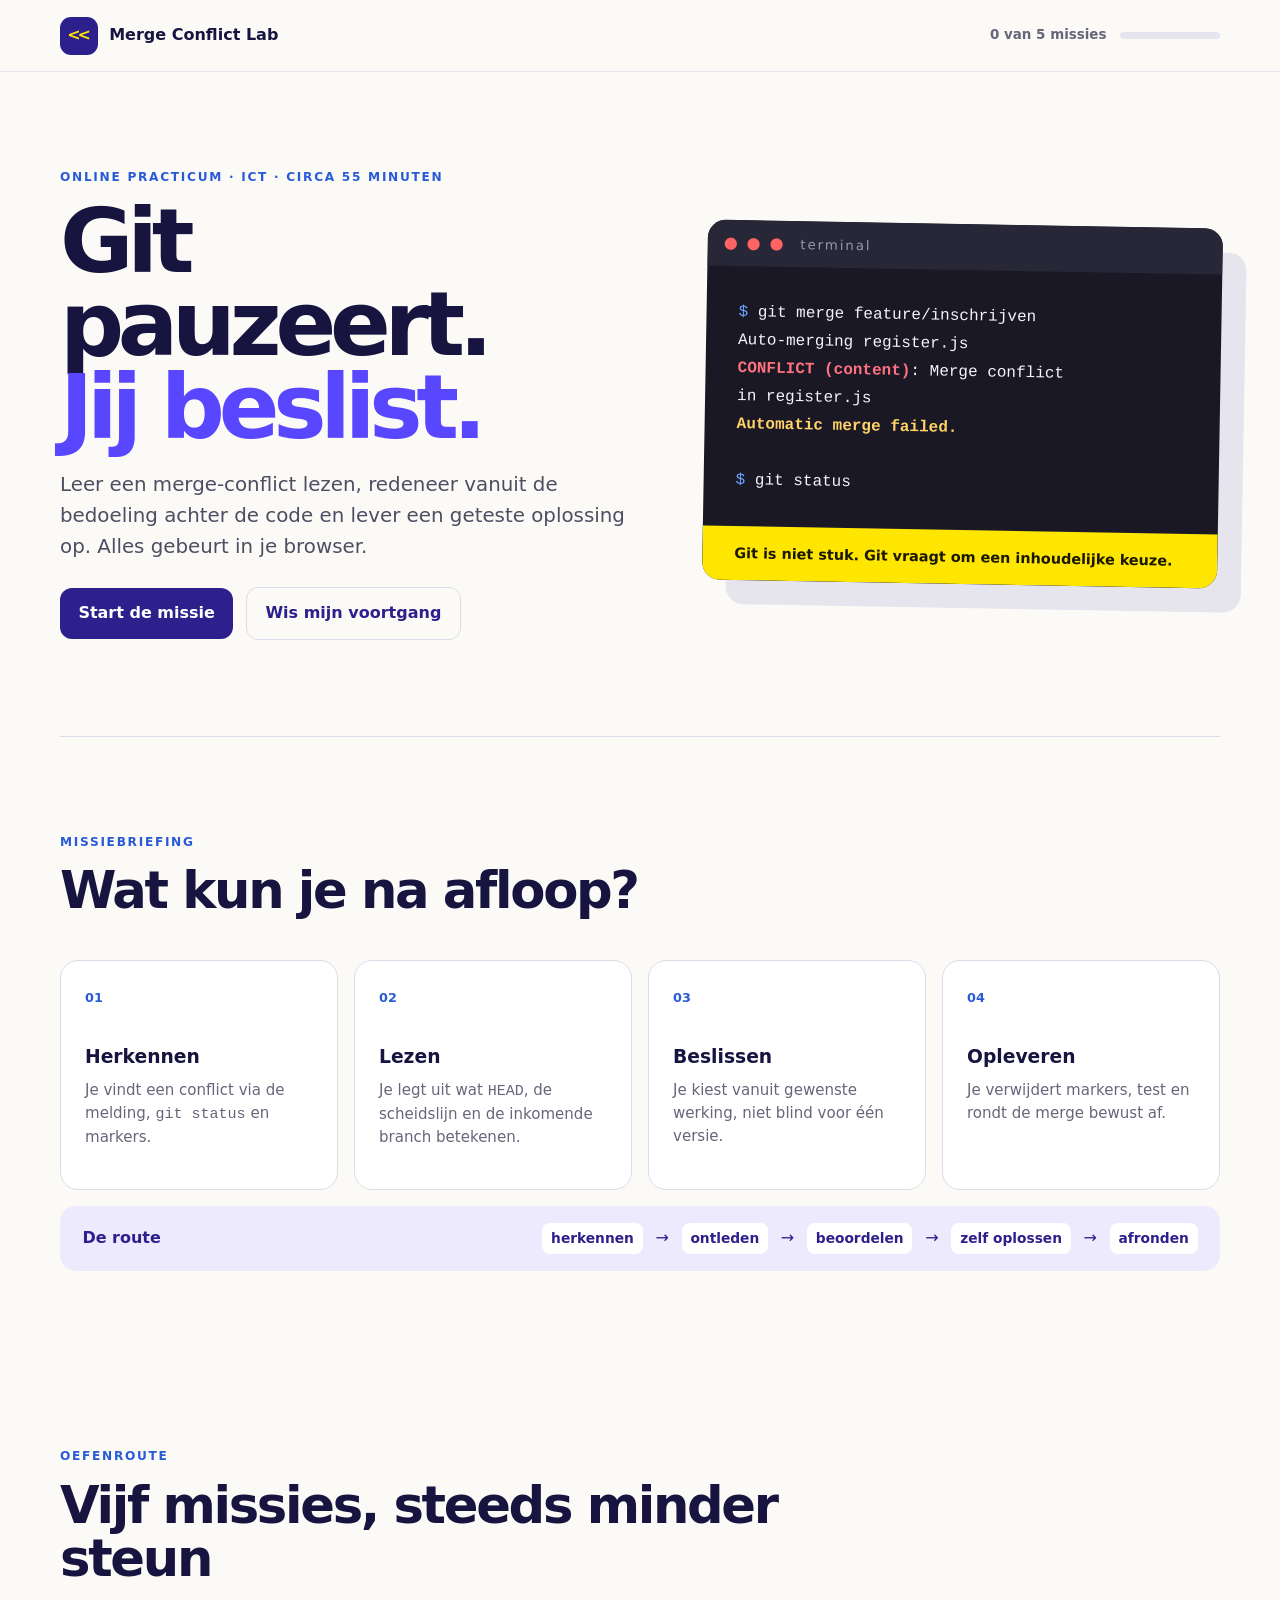
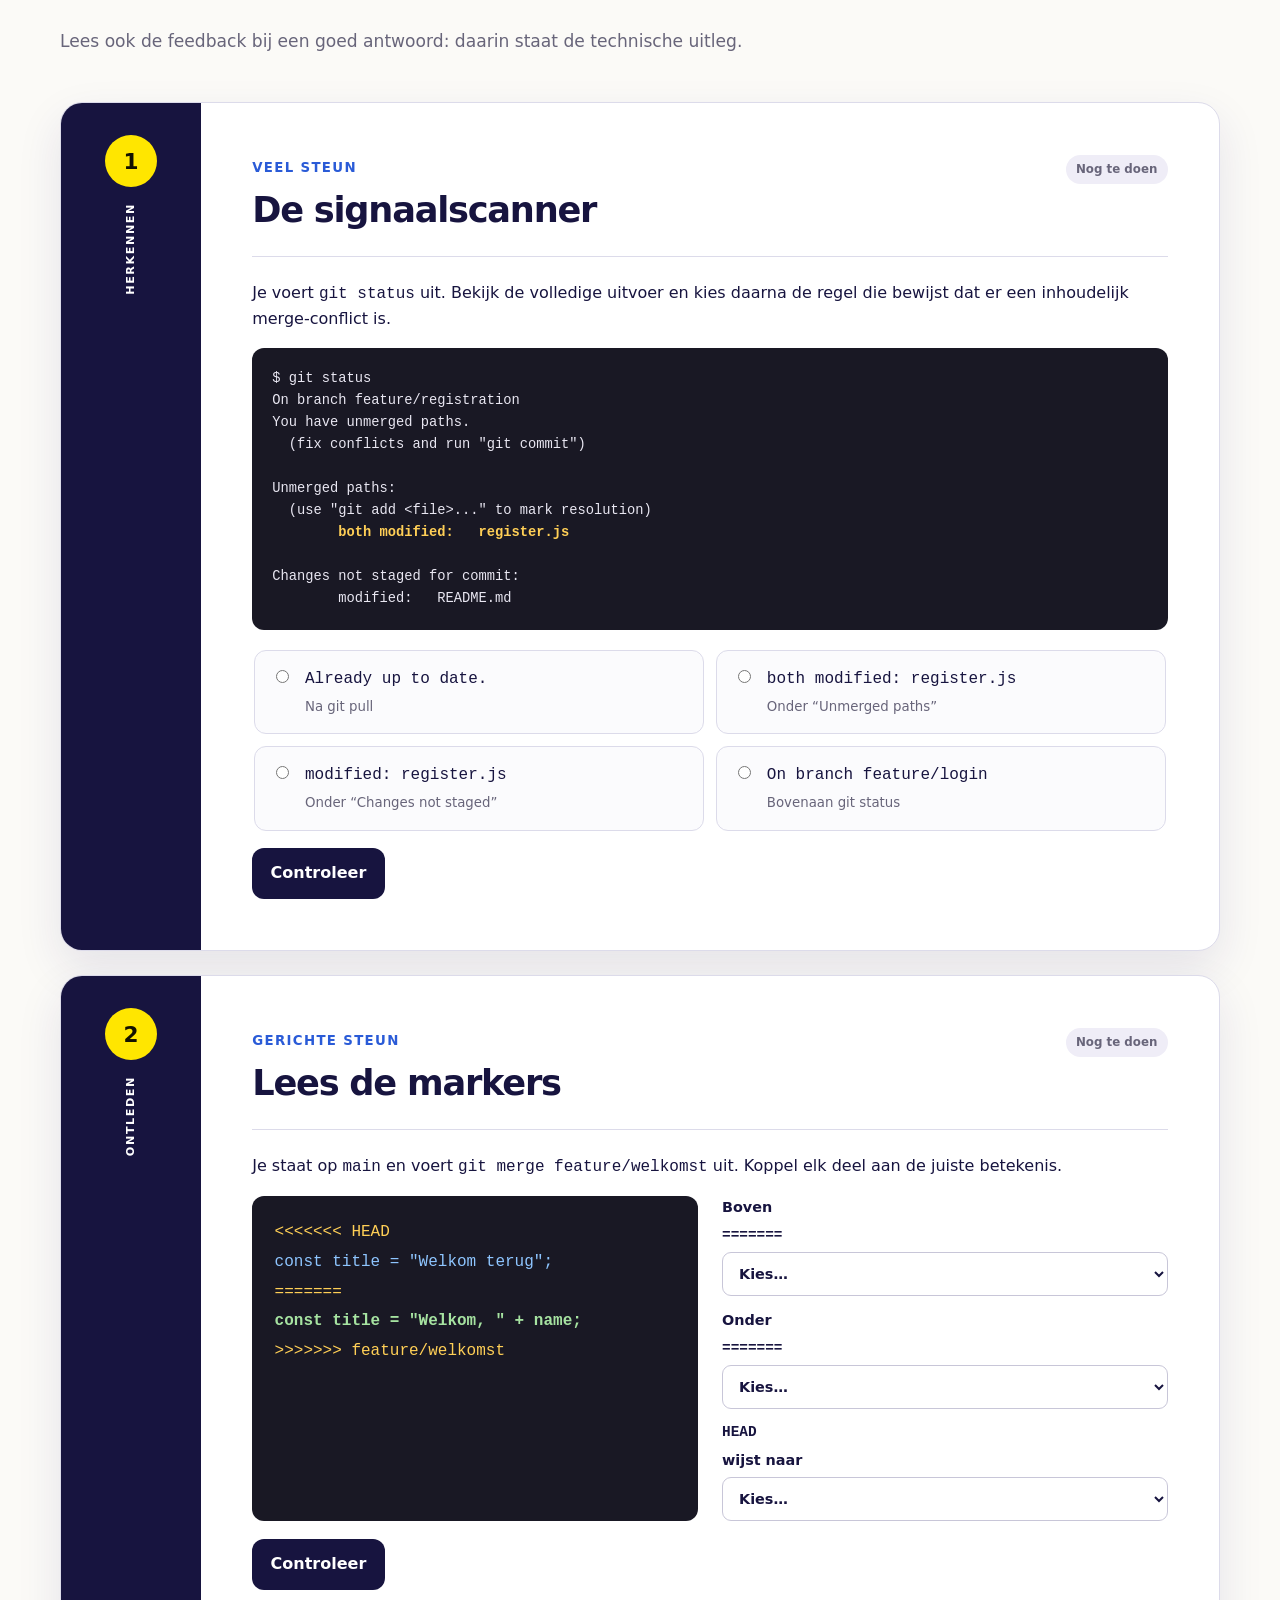
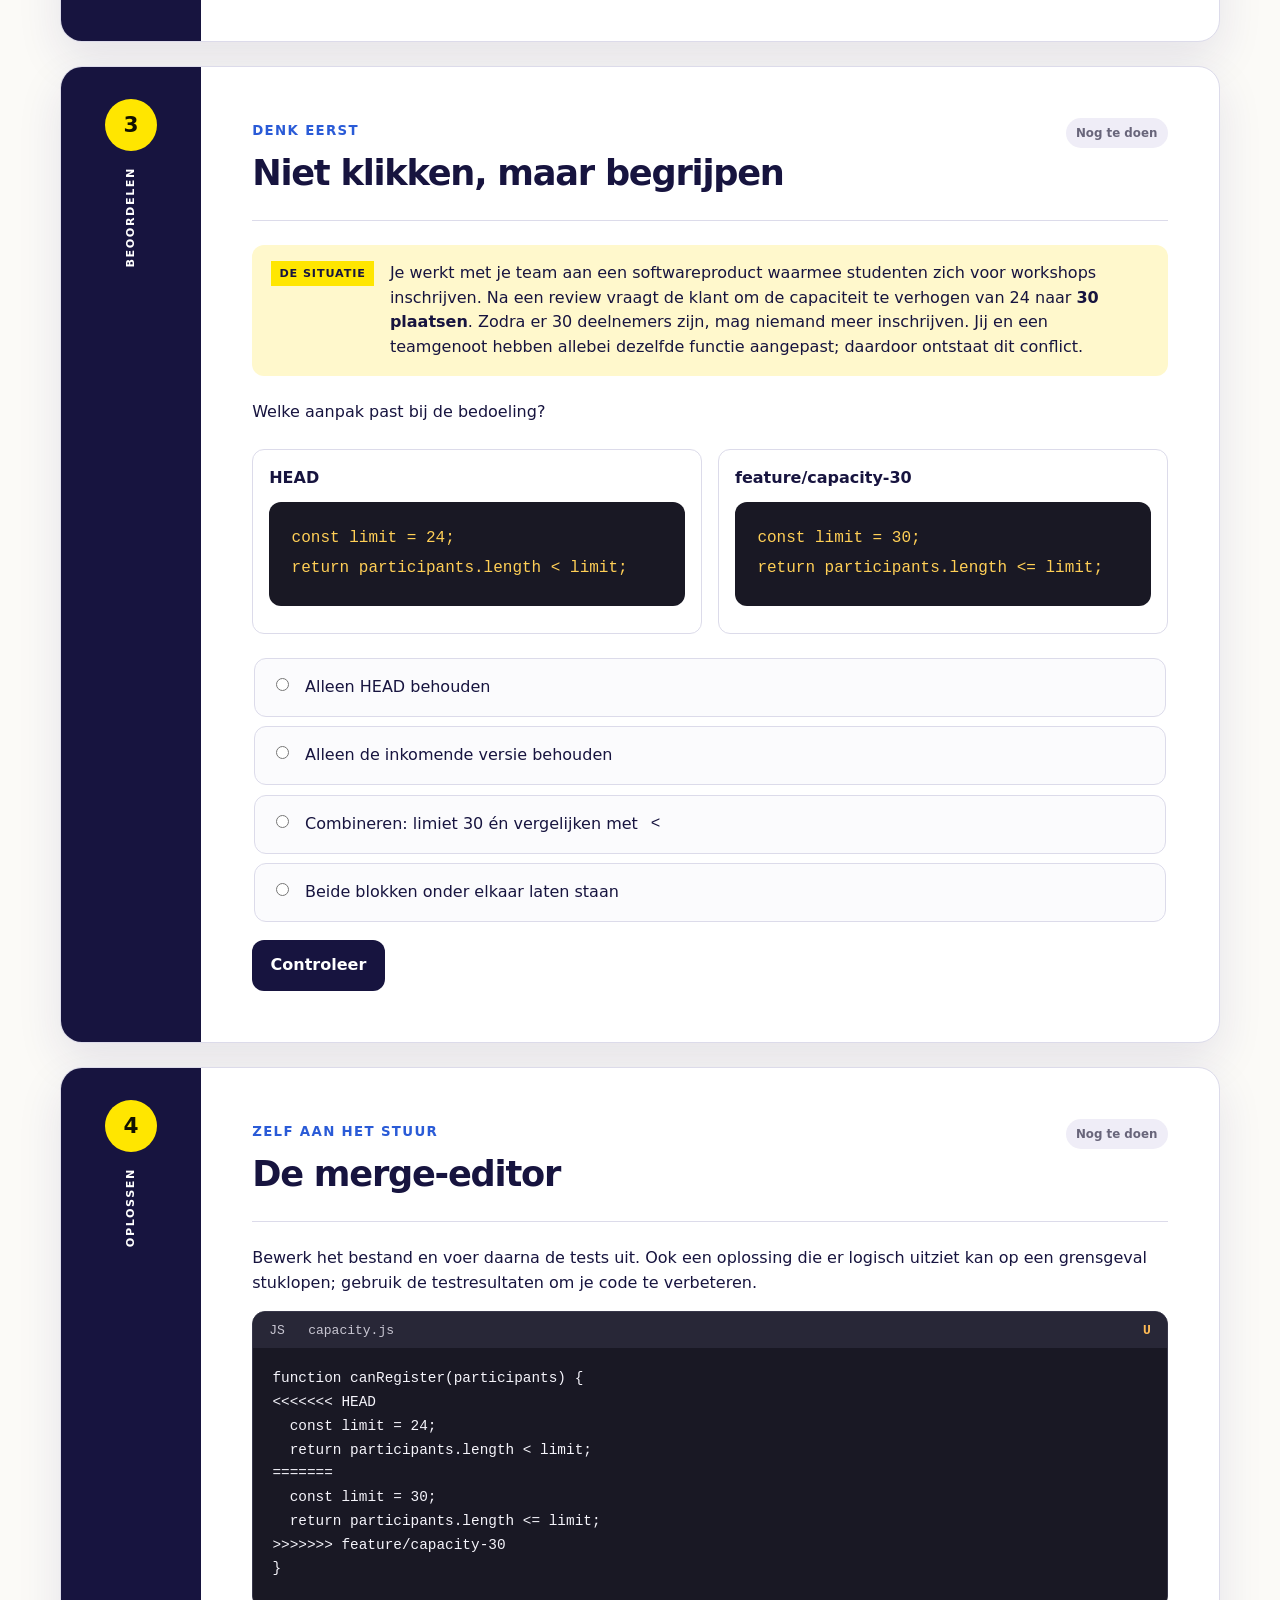
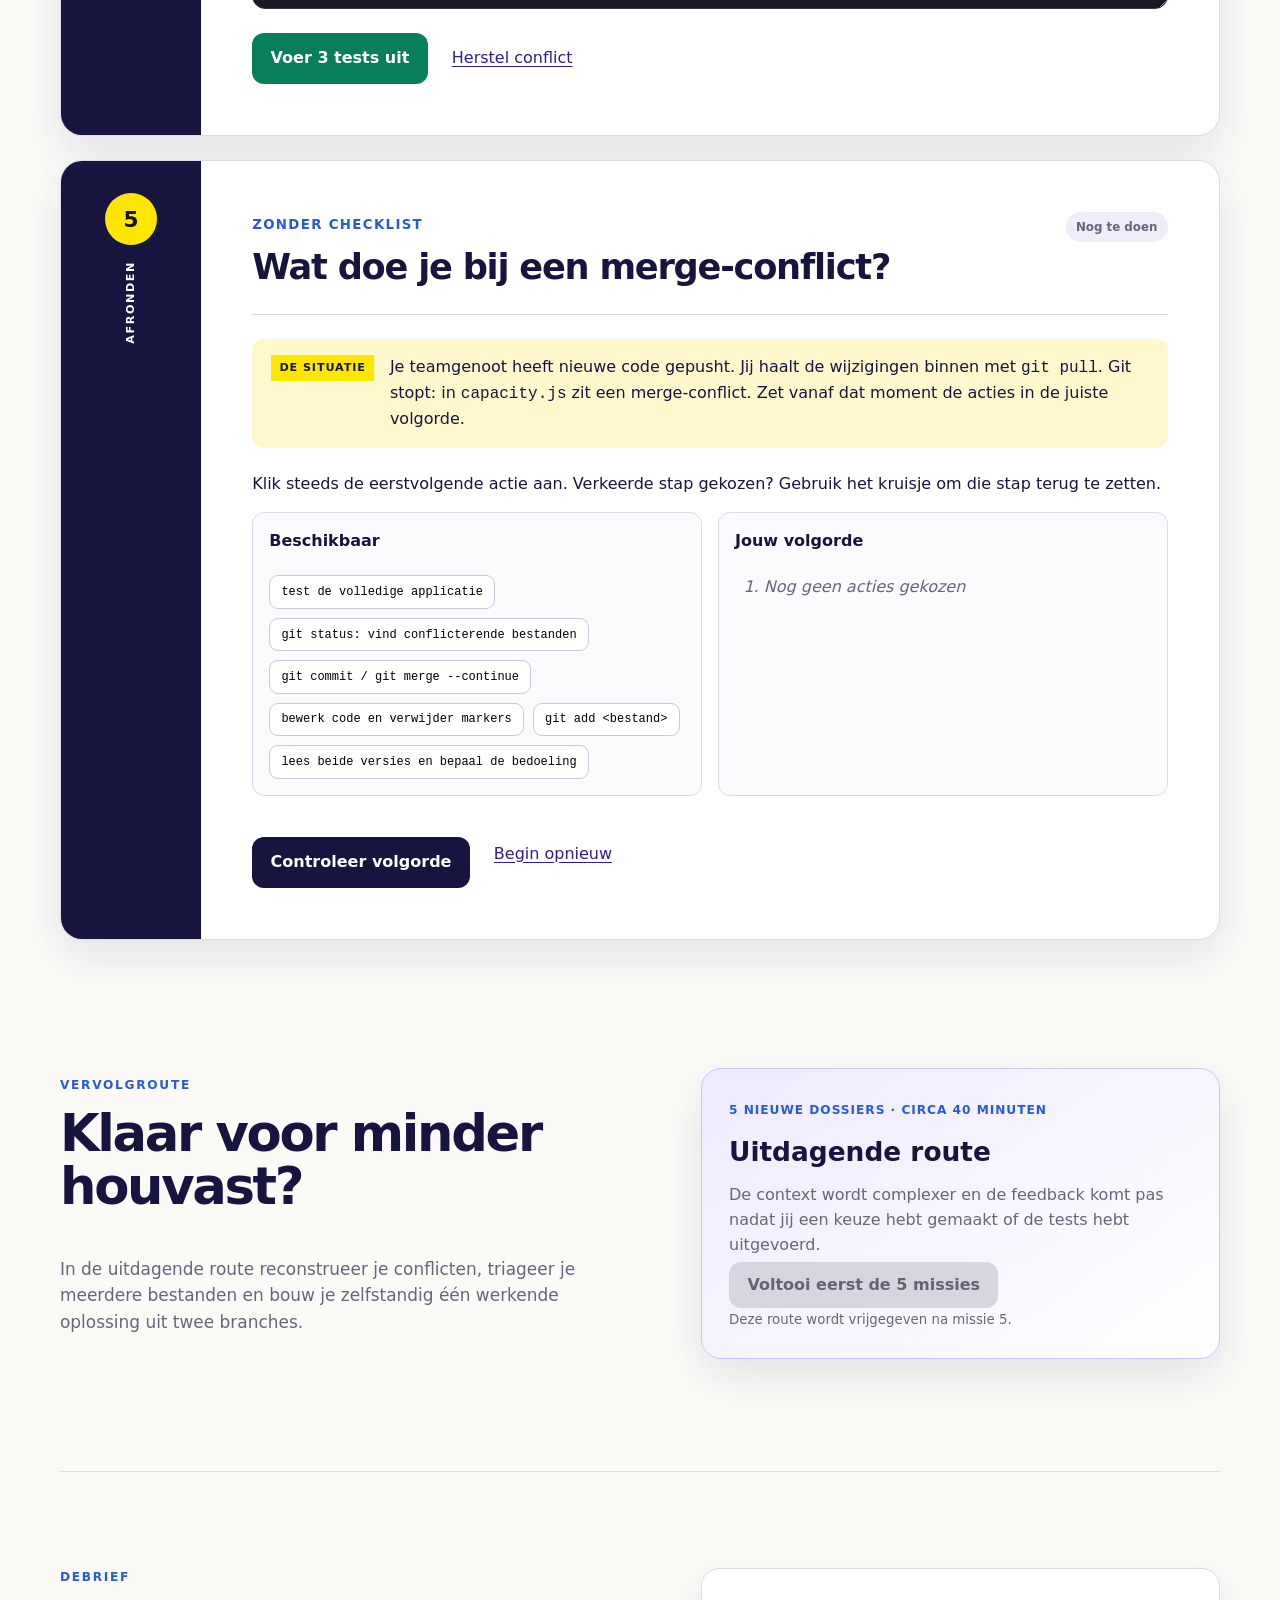
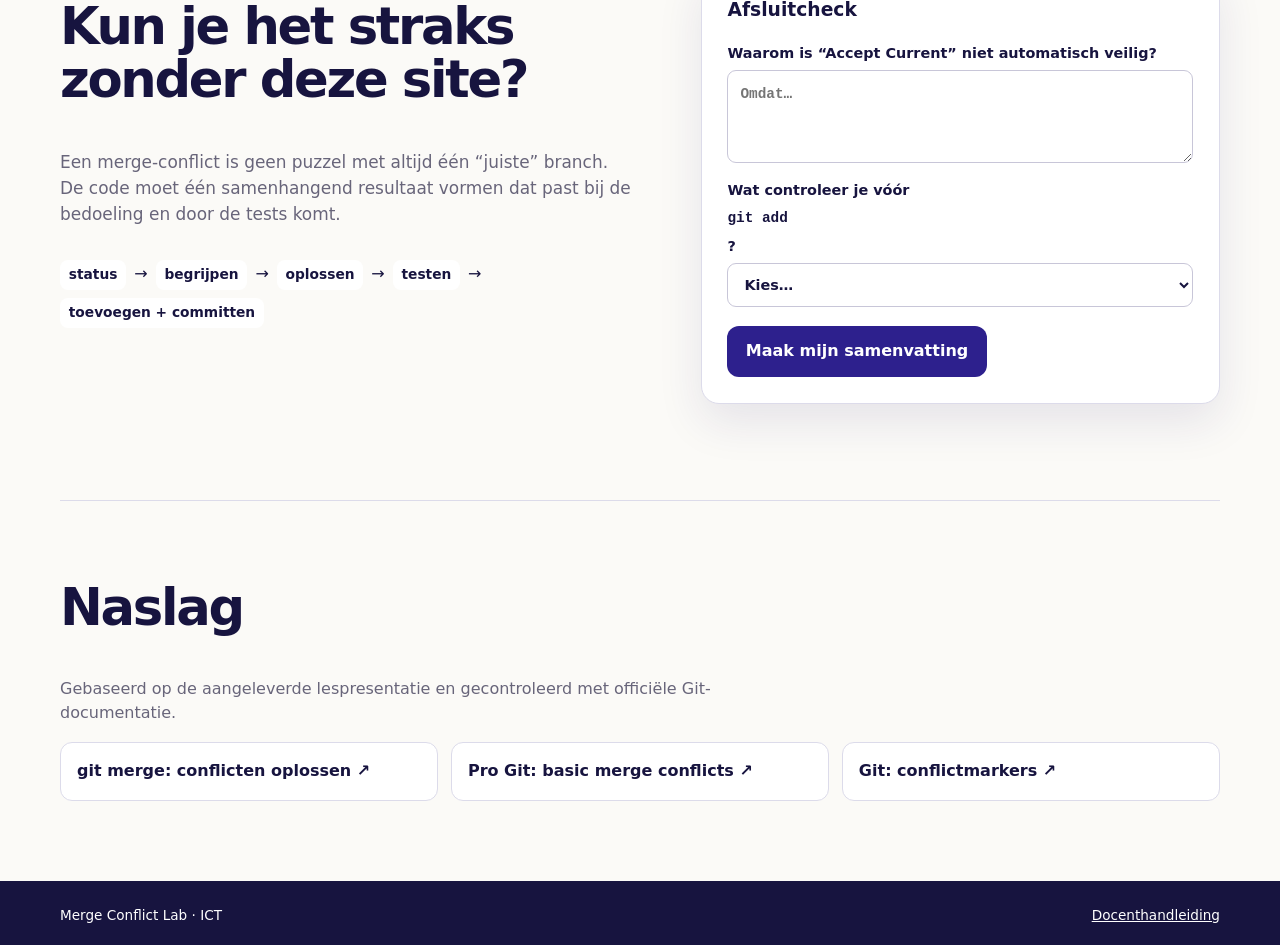
<file: index.html>
<!doctype html>
<html lang="nl">
<head>
<meta charset="utf-8"><meta name="viewport" content="width=device-width,initial-scale=1">
<meta name="description" content="Interactieve ICT-oefening over Git merge-conflicten.">
<title>Merge Conflict Lab</title><link rel="icon" href="favicon.svg" type="image/svg+xml"><link rel="stylesheet" href="style.css">
</head>
<body>
<a class="skip" href="#oefeningen">Ga naar de oefeningen</a>
<header><a class="brand" href="#top"><b>&lt;&lt;</b> Merge Conflict Lab</a><div class="progress"><span id="progressText">0 van 5 missies</span><i><em id="progressBar"></em></i></div></header>
<main id="top">
<section class="hero shell">
  <div><p class="eyebrow">Online practicum · ICT · circa 55 minuten</p><h1>Git pauzeert.<br><span>Jij beslist.</span></h1>
  <p class="lead">Leer een merge-conflict lezen, redeneer vanuit de bedoeling achter de code en lever een geteste oplossing op. Alles gebeurt in je browser.</p>
  <div class="actions"><a class="button primary" href="#start">Start de missie</a><button class="button ghost" id="resetProgress">Wis mijn voortgang</button></div></div>
  <div class="terminal"><div class="dots">● ● ● <small>terminal</small></div><pre><code><span>$</span> git merge feature/inschrijven
Auto-merging register.js
<b>CONFLICT (content)</b>: Merge conflict
in register.js
<strong>Automatic merge failed.</strong>

<span>$</span> git status</code></pre><p>Git is niet stuk. Git vraagt om een inhoudelijke keuze.</p></div>
</section>
<section class="brief shell" id="start"><p class="eyebrow">Missiebriefing</p><h2>Wat kun je na afloop?</h2>
<div class="outcomes">
<article><b>01</b><h3>Herkennen</h3><p>Je vindt een conflict via de melding, <code>git status</code> en markers.</p></article>
<article><b>02</b><h3>Lezen</h3><p>Je legt uit wat <code>HEAD</code>, de scheidslijn en de inkomende branch betekenen.</p></article>
<article><b>03</b><h3>Beslissen</h3><p>Je kiest vanuit gewenste werking, niet blind voor één versie.</p></article>
<article><b>04</b><h3>Opleveren</h3><p>Je verwijdert markers, test en rondt de merge bewust af.</p></article>
</div><div class="route"><b>De route</b><span>herkennen</span> → <span>ontleden</span> → <span>beoordelen</span> → <span>zelf oplossen</span> → <span>afronden</span></div>
</section>
<section class="exercises shell" id="oefeningen"><div class="zone"><p class="eyebrow">Oefenroute</p><h2>Vijf missies, steeds minder steun</h2><p>Lees ook de feedback bij een goed antwoord: daarin staat de technische uitleg.</p></div>

<article class="mission" data-mission="1"><aside><b>1</b><span>Herkennen</span></aside><div class="content"><div class="mission-head"><div><small>VEEL STEUN</small><h3>De signaalscanner</h3></div><mark>Nog te doen</mark></div>
<p>Je voert <code>git status</code> uit. Bekijk de volledige uitvoer en kies daarna de regel die bewijst dat er een inhoudelijk merge-conflict is.</p>
<pre class="status-output" aria-label="Uitvoer van git status"><code>$ git status
On branch feature/registration
You have unmerged paths.
  (fix conflicts and run "git commit")

Unmerged paths:
  (use "git add &lt;file&gt;..." to mark resolution)
        <b>both modified:   register.js</b>

Changes not staged for commit:
        modified:   README.md</code></pre>
<fieldset class="choices">
<label><input type="radio" name="signal" value="pull"><span><code>Already up to date.</code><small>Na git pull</small></span></label>
<label><input type="radio" name="signal" value="conflict"><span><code>both modified: register.js</code><small>Onder “Unmerged paths”</small></span></label>
<label><input type="radio" name="signal" value="modified"><span><code>modified: register.js</code><small>Onder “Changes not staged”</small></span></label>
<label><input type="radio" name="signal" value="branch"><span><code>On branch feature/login</code><small>Bovenaan git status</small></span></label>
</fieldset><button class="button check" data-check="signal">Controleer</button><div class="feedback" id="signalFeedback" aria-live="polite"></div></div></article>

<article class="mission" data-mission="2"><aside><b>2</b><span>Ontleden</span></aside><div class="content"><div class="mission-head"><div><small>GERICHTE STEUN</small><h3>Lees de markers</h3></div><mark>Nog te doen</mark></div>
<p>Je staat op <code>main</code> en voert <code>git merge feature/welkomst</code> uit. Koppel elk deel aan de juiste betekenis.</p><div class="marker-grid">
<pre class="conflict"><code>&lt;&lt;&lt;&lt;&lt;&lt;&lt; HEAD
<span>const title = "Welkom terug";</span>
=======
<b>const title = "Welkom, " + name;</b>
&gt;&gt;&gt;&gt;&gt;&gt;&gt; feature/welkomst</code></pre>
<div class="selects">
<label>Boven <code>=======</code><select id="above"><option value="">Kies…</option><option value="current">huidige branch main</option><option value="incoming">inkomende branch</option><option value="base">gemeenschappelijke basis</option></select></label>
<label>Onder <code>=======</code><select id="below"><option value="">Kies…</option><option value="current">huidige branch main</option><option value="incoming">inkomende feature-branch</option><option value="result">automatisch eindresultaat</option></select></label>
<label><code>HEAD</code> wijst naar<select id="headMeaning"><option value="">Kies…</option><option value="main">de huidige branch main</option><option value="feature">altijd de feature-branch</option><option value="latest">de nieuwste regel</option></select></label>
</div></div><button class="button check" data-check="markers">Controleer</button><div class="feedback" id="markersFeedback" aria-live="polite"></div></div></article>

<article class="mission" data-mission="3"><aside><b>3</b><span>Beoordelen</span></aside><div class="content"><div class="mission-head"><div><small>DENK EERST</small><h3>Niet klikken, maar begrijpen</h3></div><mark>Nog te doen</mark></div>
<div class="briefing"><b>De situatie</b><p>Je werkt met je team aan een softwareproduct waarmee studenten zich voor workshops inschrijven. Na een review vraagt de klant om de capaciteit te verhogen van 24 naar <strong>30 plaatsen</strong>. Zodra er 30 deelnemers zijn, mag niemand meer inschrijven. Jij en een teamgenoot hebben allebei dezelfde functie aangepast; daardoor ontstaat dit conflict.</p></div>
<p>Welke aanpak past bij de bedoeling?</p><div class="compare">
<div><b>HEAD</b><pre><code>const limit = 24;
return participants.length &lt; limit;</code></pre></div>
<div><b>feature/capacity-30</b><pre><code>const limit = 30;
return participants.length &lt;= limit;</code></pre></div></div>
<fieldset class="stack">
<label><input type="radio" name="intent" value="head">Alleen HEAD behouden</label>
<label><input type="radio" name="intent" value="incoming">Alleen de inkomende versie behouden</label>
<label><input type="radio" name="intent" value="combine">Combineren: limiet 30 én vergelijken met <code>&lt;</code></label>
<label><input type="radio" name="intent" value="both">Beide blokken onder elkaar laten staan</label>
</fieldset><button class="button check" data-check="intent">Controleer</button><div class="feedback" id="intentFeedback" aria-live="polite"></div></div></article>

<article class="mission" data-mission="4"><aside><b>4</b><span>Oplossen</span></aside><div class="content"><div class="mission-head"><div><small>ZELF AAN HET STUUR</small><h3>De merge-editor</h3></div><mark>Nog te doen</mark></div>
<p>Bewerk het bestand en voer daarna de tests uit. Ook een oplossing die er logisch uitziet kan op een grensgeval stuklopen; gebruik de testresultaten om je code te verbeteren.</p>
<div class="editor"><div>JS &nbsp; capacity.js <b>U</b></div><textarea id="codeEditor" spellcheck="false" aria-label="Bewerk de conflicterende code">function canRegister(participants) {
<<<<<<< HEAD
  const limit = 24;
  return participants.length < limit;
=======
  const limit = 30;
  return participants.length <= limit;
>>>>>>> feature/capacity-30
}</textarea></div>
<div class="actions"><button class="button test" id="runTests">Voer 3 tests uit</button><button class="linkbutton" id="restoreCode">Herstel conflict</button></div>
<div class="feedback" id="codeFeedback" aria-live="polite"></div><div class="tests" id="testPanel" aria-live="polite" hidden></div></div></article>

<article class="mission" data-mission="5"><aside><b>5</b><span>Afronden</span></aside><div class="content"><div class="mission-head"><div><small>ZONDER CHECKLIST</small><h3>Wat doe je bij een merge-conflict?</h3></div><mark>Nog te doen</mark></div>
<div class="briefing"><b>De situatie</b><p>Je teamgenoot heeft nieuwe code gepusht. Jij haalt de wijzigingen binnen met <code>git pull</code>. Git stopt: in <code>capacity.js</code> zit een merge-conflict. Zet vanaf dat moment de acties in de juiste volgorde.</p></div>
<p>Klik steeds de eerstvolgende actie aan. Verkeerde stap gekozen? Gebruik het kruisje om die stap terug te zetten.</p><div class="sequence"><div><h4>Beschikbaar</h4><div id="actionBank"></div></div><div><h4>Jouw volgorde</h4><ol id="sequenceList"><li class="placeholder">Nog geen acties gekozen</li></ol></div></div>
<div class="actions"><button class="button check" data-check="sequence">Controleer volgorde</button><button class="linkbutton" id="resetSequence">Begin opnieuw</button></div><div class="feedback" id="sequenceFeedback" aria-live="polite"></div></div></article>
</section>

<section class="challenge-teaser shell" id="verdieping">
<div><p class="eyebrow">Vervolgroute</p><h2>Klaar voor minder houvast?</h2><p>In de uitdagende route reconstrueer je conflicten, triageer je meerdere bestanden en bouw je zelfstandig één werkende oplossing uit twee branches.</p></div>
<div class="challenge-card"><span>5 nieuwe dossiers · circa 40 minuten</span><h3>Uitdagende route</h3><p>De context wordt complexer en de feedback komt pas nadat jij een keuze hebt gemaakt of de tests hebt uitgevoerd.</p><a class="button primary locked" id="challengeLink" href="challenge.html" aria-disabled="true">Voltooi eerst de 5 missies</a><small id="challengeLock">Deze route wordt vrijgegeven na missie 5.</small></div>
</section>

<section class="debrief shell"><div><p class="eyebrow">Debrief</p><h2>Kun je het straks zonder deze site?</h2><p>Een merge-conflict is geen puzzel met altijd één “juiste” branch. De code moet één samenhangend resultaat vormen dat past bij de bedoeling en door de tests komt.</p><div class="mantra"><span>status</span> → <span>begrijpen</span> → <span>oplossen</span> → <span>testen</span> → <span>toevoegen + committen</span></div></div>
<form id="exitTicket"><h3>Afsluitcheck</h3><label>Waarom is “Accept Current” niet automatisch veilig?<textarea id="exitWhy" rows="3" placeholder="Omdat…"></textarea></label><label>Wat controleer je vóór <code>git add</code>?<select id="exitCheck"><option value="">Kies…</option><option value="markers">Alleen of markers weg zijn</option><option value="tests">Markers weg én applicatie werkt en is getest</option><option value="push">Of iemand al heeft gepusht</option></select></label><button class="button primary">Maak mijn samenvatting</button><div class="feedback" id="exitFeedback" aria-live="polite"></div></form></section>

<section class="summary shell" id="personalSummary" hidden><p class="eyebrow">Jouw afronding</p><h2>Merge-conflict opgelost</h2><p id="summaryStatus"></p><div><article><b>Vast startpunt</b><span><code>git status</code></span></article><article><b>Beslisregel</b><span>Begrijp eerst de bedoeling achter beide wijzigingen.</span></article><article><b>Kwaliteitscheck</b><span>Geen markers, werkende code, tests groen.</span></article></div><button class="button ghost light" id="printSummary">Print / bewaar als pdf</button></section>

<section class="sources shell"><h2>Naslag</h2><p>Gebaseerd op de aangeleverde lespresentatie en gecontroleerd met officiële Git-documentatie.</p><div>
<a href="https://git-scm.com/docs/git-merge#_how_to_resolve_conflicts" target="_blank" rel="noreferrer">git merge: conflicten oplossen ↗</a>
<a href="https://git-scm.com/book/en/v2/Git-Branching-Basic-Branching-and-Merging#_basic_merge_conflicts" target="_blank" rel="noreferrer">Pro Git: basic merge conflicts ↗</a>
<a href="https://git-scm.com/docs/gitattributes#_built_in_merge_drivers" target="_blank" rel="noreferrer">Git: conflictmarkers ↗</a>
</div></section>
</main>
<footer><p>Merge Conflict Lab · ICT</p><a href="DOCENTHANDLEIDING.md">Docenthandleiding</a></footer>
<script src="app.js"></script>
</body></html>
</file>
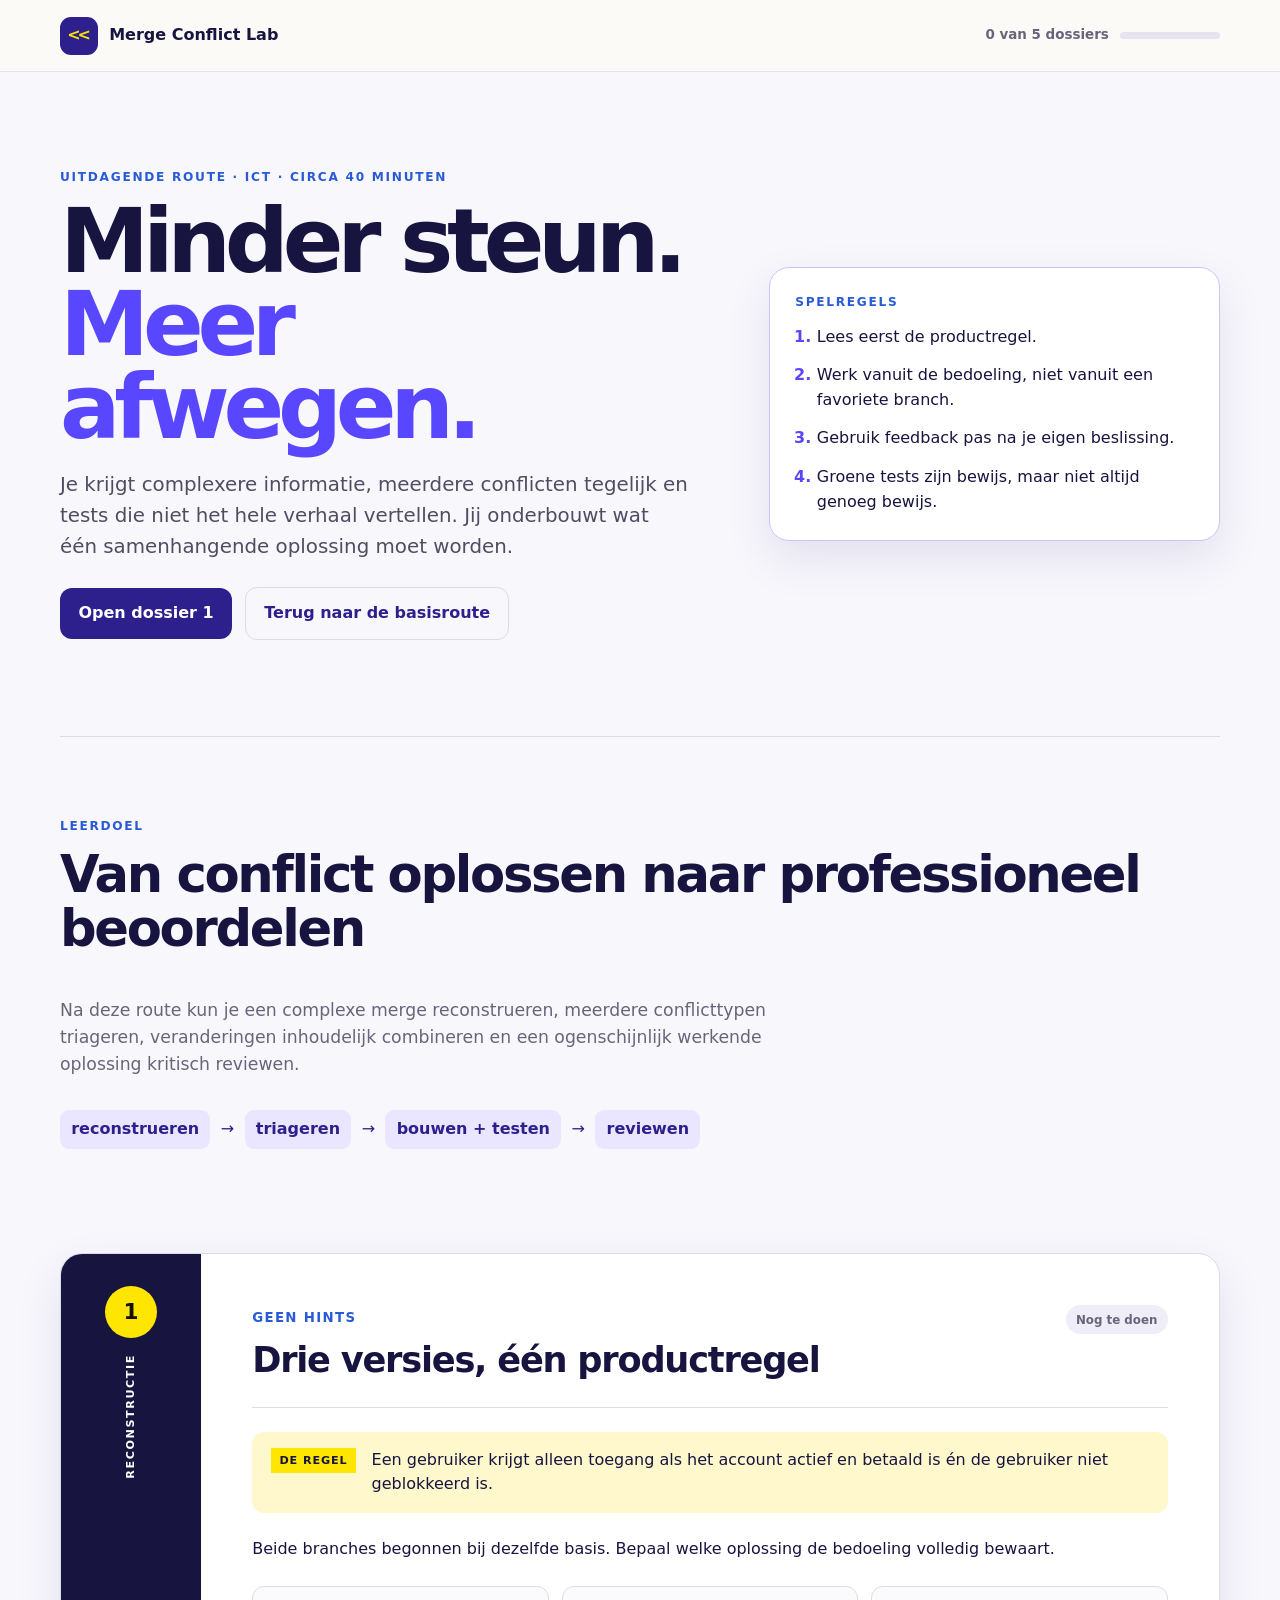
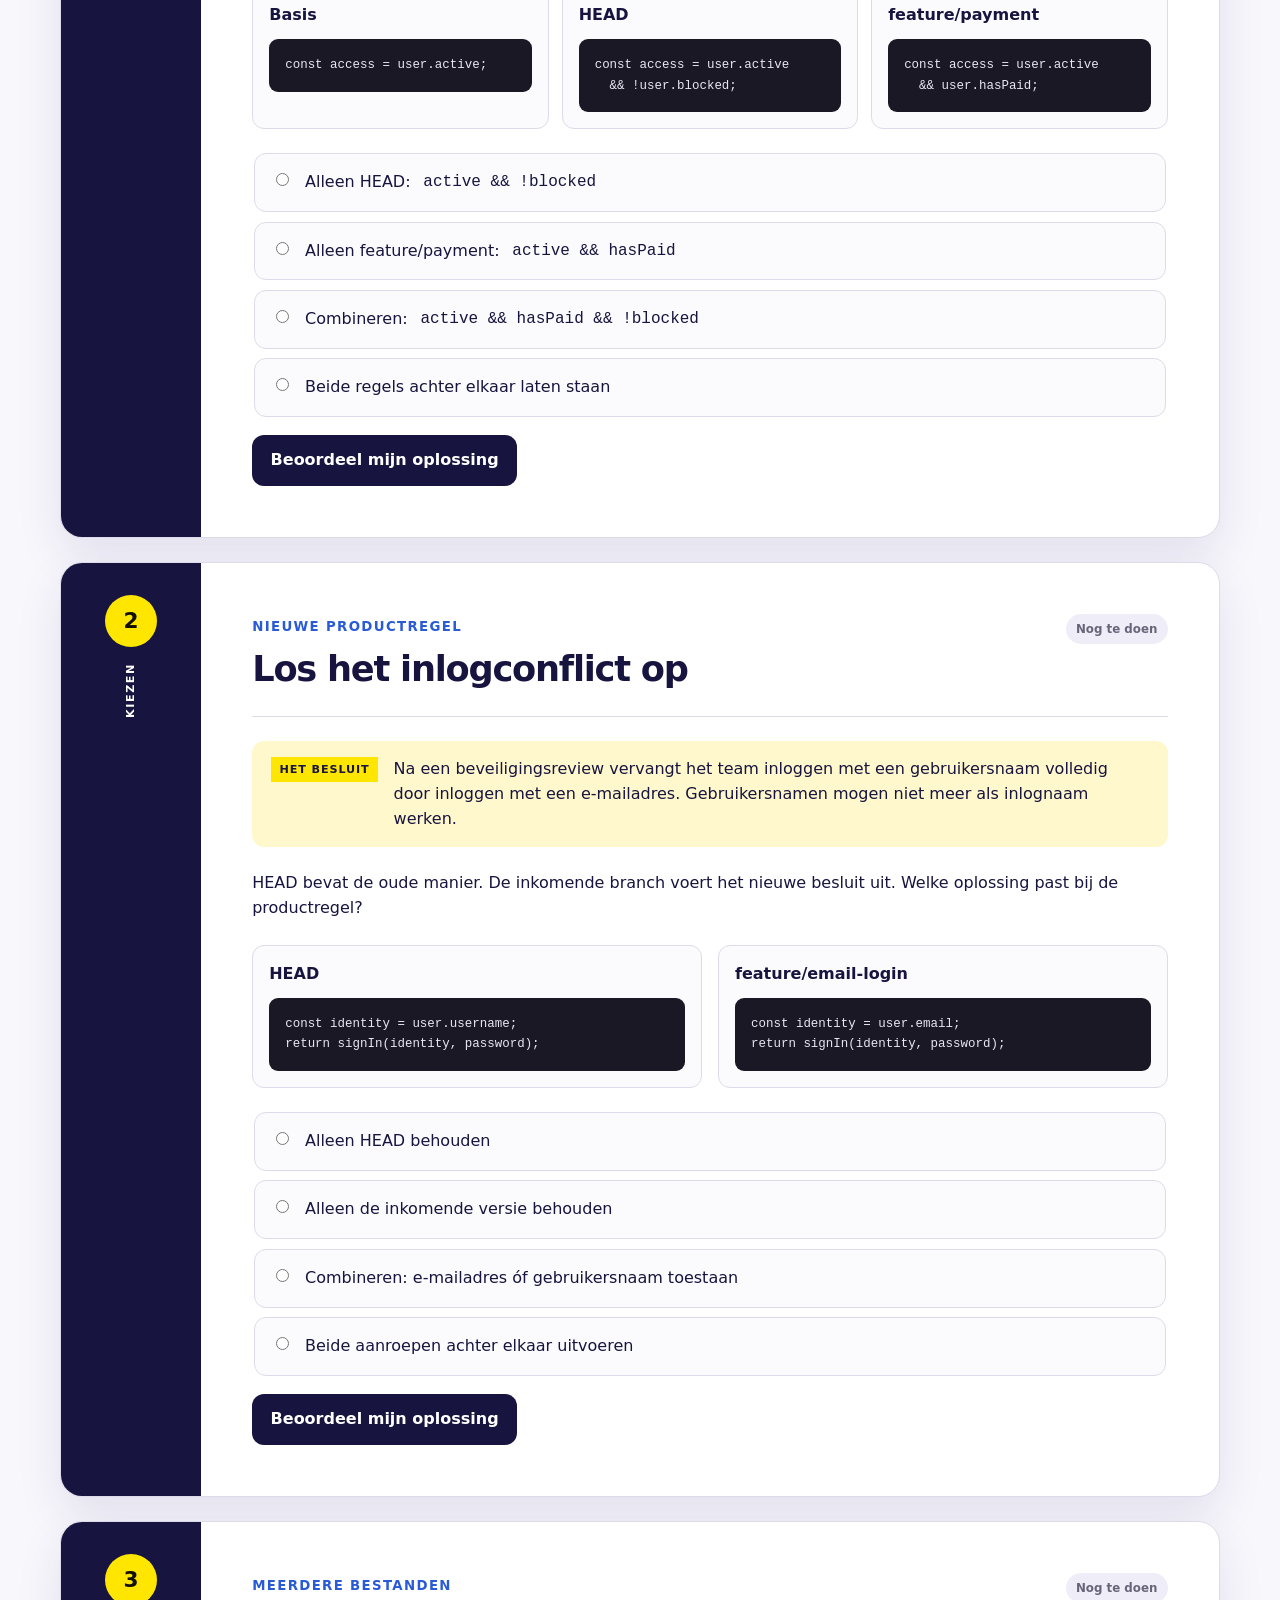
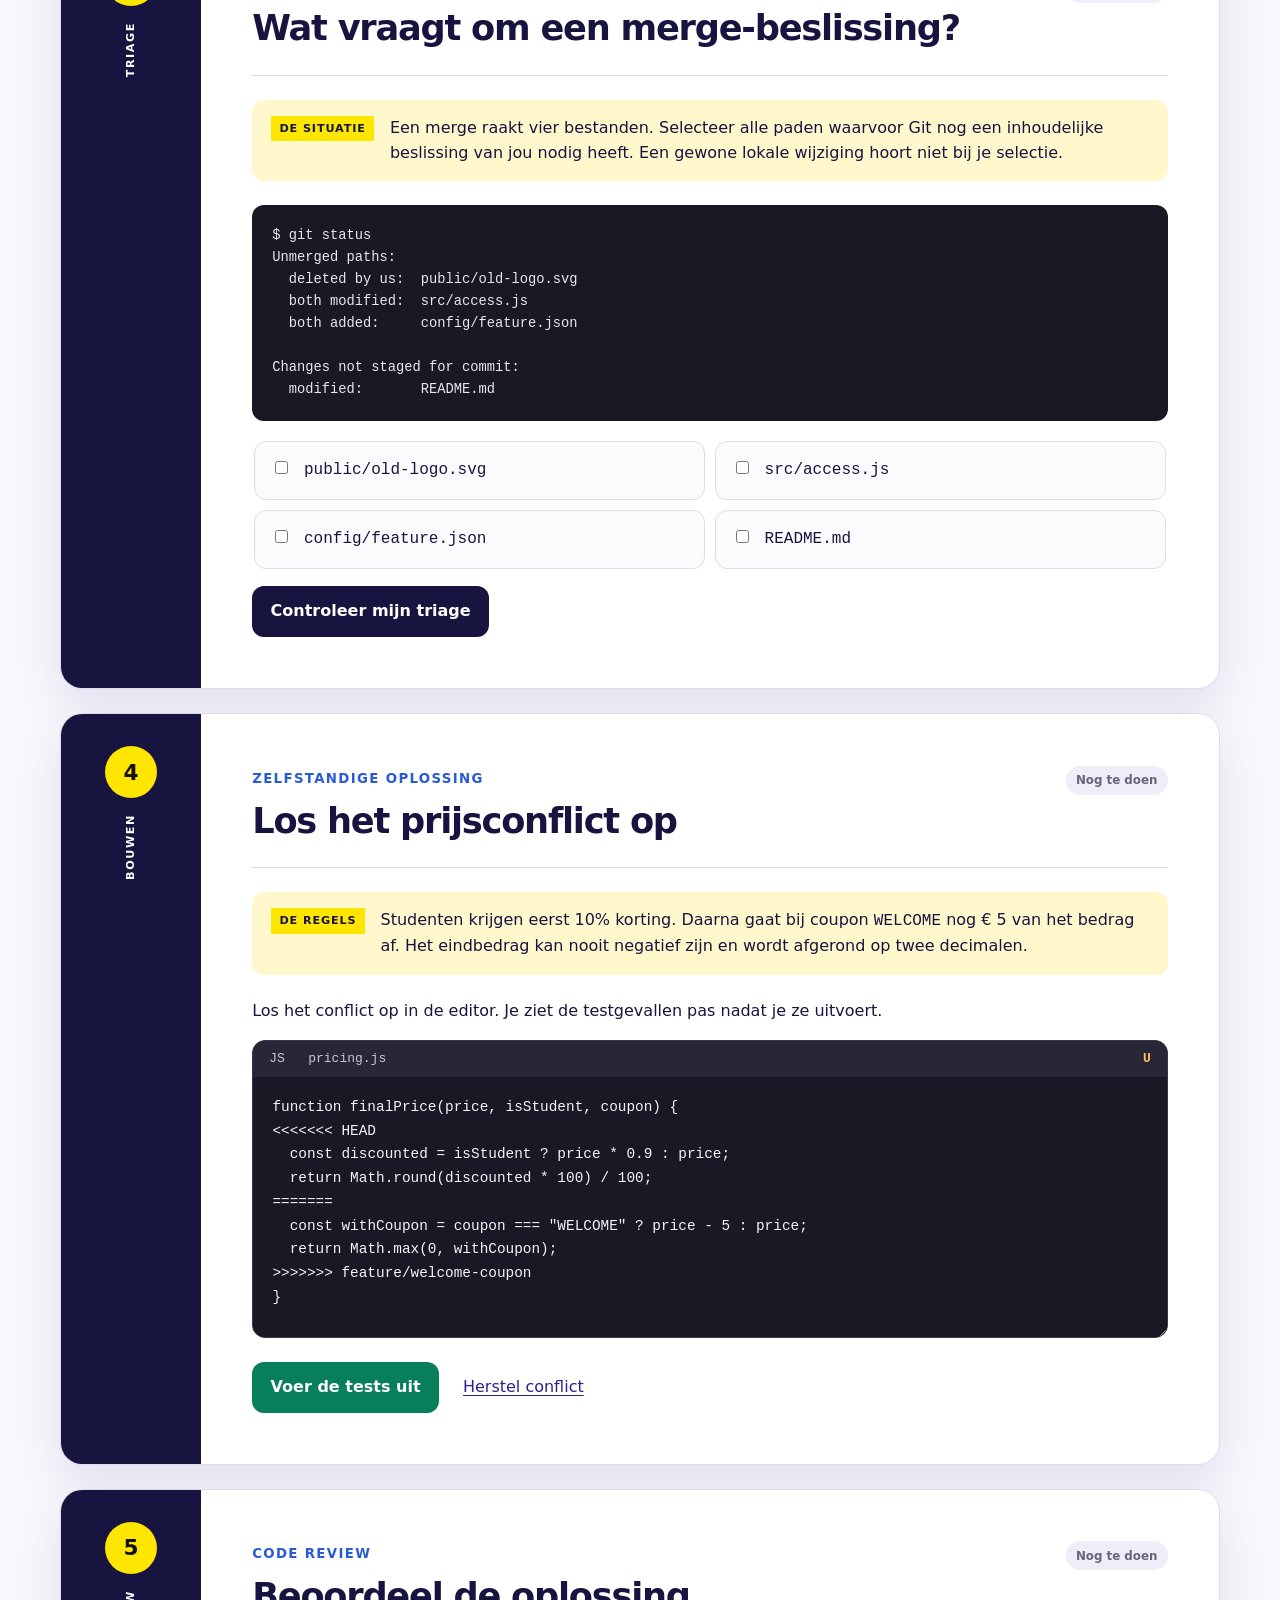
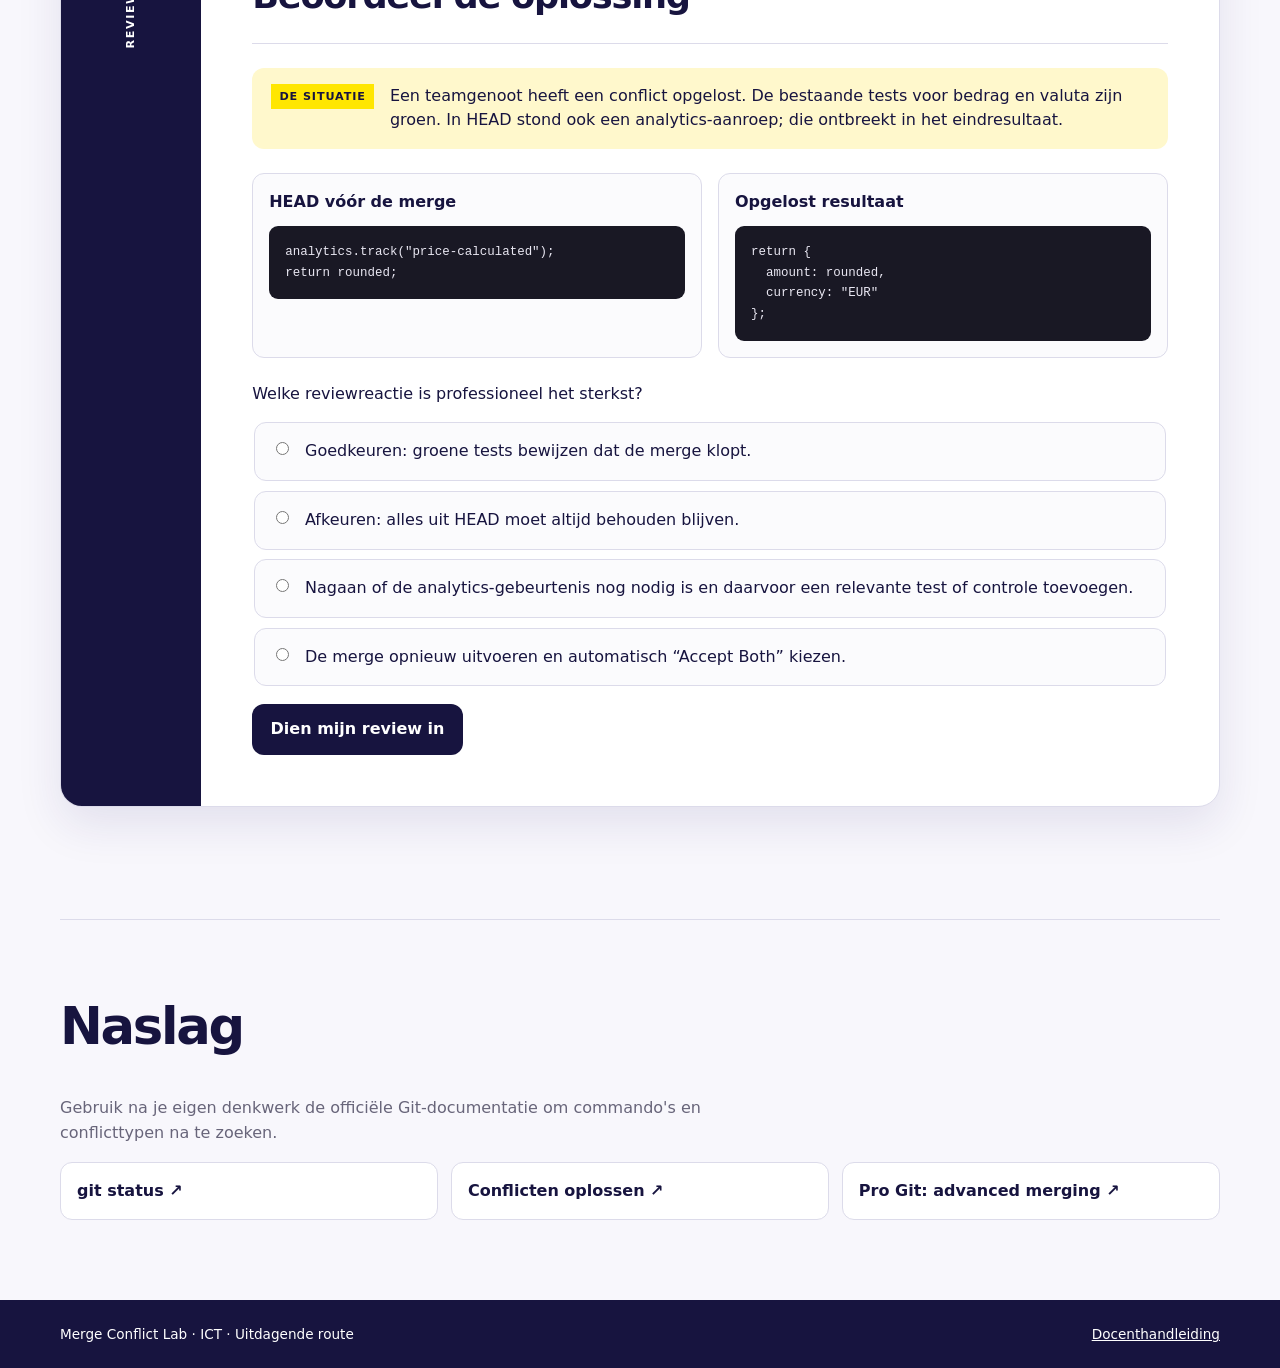
<file: challenge.html>
<!doctype html>
<html lang="nl">
<head>
<meta charset="utf-8"><meta name="viewport" content="width=device-width,initial-scale=1">
<meta name="description" content="Uitdagende ICT-oefenroute over Git merge-conflicten.">
<title>Uitdagende route · Merge Conflict Lab</title><link rel="icon" href="favicon.svg" type="image/svg+xml"><link rel="stylesheet" href="style.css"><link rel="stylesheet" href="challenge.css">
</head>
<body class="challenge-page">
<a class="skip" href="#dossiers">Ga naar de dossiers</a>
<header><a class="brand" href="index.html"><b>&lt;&lt;</b> Merge Conflict Lab</a><div class="progress"><span id="challengeProgressText">0 van 5 dossiers</span><i><em id="challengeProgressBar"></em></i></div></header>
<main>
<section class="challenge-hero shell">
  <div><p class="eyebrow">Uitdagende route · ICT · circa 40 minuten</p><h1>Minder steun.<br><span>Meer afwegen.</span></h1><p class="lead">Je krijgt complexere informatie, meerdere conflicten tegelijk en tests die niet het hele verhaal vertellen. Jij onderbouwt wat één samenhangende oplossing moet worden.</p><div class="actions"><a class="button primary" href="#dossiers">Open dossier 1</a><a class="button ghost" href="index.html">Terug naar de basisroute</a></div></div>
  <div class="challenge-rules"><p class="eyebrow">Spelregels</p><ol><li>Lees eerst de productregel.</li><li>Werk vanuit de bedoeling, niet vanuit een favoriete branch.</li><li>Gebruik feedback pas na je eigen beslissing.</li><li>Groene tests zijn bewijs, maar niet altijd genoeg bewijs.</li></ol></div>
</section>

<section class="challenge-intro shell"><p class="eyebrow">Leerdoel</p><h2>Van conflict oplossen naar professioneel beoordelen</h2><p>Na deze route kun je een complexe merge reconstrueren, meerdere conflicttypen triageren, veranderingen inhoudelijk combineren en een ogenschijnlijk werkende oplossing kritisch reviewen.</p><div class="challenge-route"><span>reconstrueren</span> → <span>triageren</span> → <span>bouwen + testen</span> → <span>reviewen</span></div></section>

<section class="challenge-dossiers shell" id="dossiers">
<article class="mission challenge-mission" data-challenge="1"><aside><b>1</b><span>Reconstructie</span></aside><div class="content"><div class="mission-head"><div><small>GEEN HINTS</small><h3>Drie versies, één productregel</h3></div><mark>Nog te doen</mark></div>
<div class="briefing"><b>De regel</b><p>Een gebruiker krijgt alleen toegang als het account actief en betaald is én de gebruiker niet geblokkeerd is.</p></div>
<p>Beide branches begonnen bij dezelfde basis. Bepaal welke oplossing de bedoeling volledig bewaart.</p>
<div class="three-way"><div><b>Basis</b><pre><code>const access = user.active;</code></pre></div><div><b>HEAD</b><pre><code>const access = user.active
  && !user.blocked;</code></pre></div><div><b>feature/payment</b><pre><code>const access = user.active
  && user.hasPaid;</code></pre></div></div>
<fieldset class="stack">
<label><input type="radio" name="reconstruct" value="head">Alleen HEAD: <code>active && !blocked</code></label>
<label><input type="radio" name="reconstruct" value="incoming">Alleen feature/payment: <code>active && hasPaid</code></label>
<label><input type="radio" name="reconstruct" value="combine">Combineren: <code>active && hasPaid && !blocked</code></label>
<label><input type="radio" name="reconstruct" value="both">Beide regels achter elkaar laten staan</label>
</fieldset><button class="button check" id="checkReconstruct">Beoordeel mijn oplossing</button><div class="feedback" id="reconstructFeedback" aria-live="polite"></div></div></article>

<article class="mission challenge-mission" data-challenge="2"><aside><b>2</b><span>Kiezen</span></aside><div class="content"><div class="mission-head"><div><small>NIEUWE PRODUCTREGEL</small><h3>Los het inlogconflict op</h3></div><mark>Nog te doen</mark></div>
<div class="briefing"><b>Het besluit</b><p>Na een beveiligingsreview vervangt het team inloggen met een gebruikersnaam volledig door inloggen met een e-mailadres. Gebruikersnamen mogen niet meer als inlognaam werken.</p></div>
<p>HEAD bevat de oude manier. De inkomende branch voert het nieuwe besluit uit. Welke oplossing past bij de productregel?</p>
<div class="review-grid"><div><b>HEAD</b><pre><code>const identity = user.username;
return signIn(identity, password);</code></pre></div><div><b>feature/email-login</b><pre><code>const identity = user.email;
return signIn(identity, password);</code></pre></div></div>
<fieldset class="stack">
<label><input type="radio" name="replacement" value="head">Alleen HEAD behouden</label>
<label><input type="radio" name="replacement" value="incoming">Alleen de inkomende versie behouden</label>
<label><input type="radio" name="replacement" value="combine">Combineren: e-mailadres óf gebruikersnaam toestaan</label>
<label><input type="radio" name="replacement" value="both">Beide aanroepen achter elkaar uitvoeren</label>
</fieldset><button class="button check" id="checkReplacement">Beoordeel mijn oplossing</button><div class="feedback" id="replacementFeedback" aria-live="polite"></div></div></article>

<article class="mission challenge-mission" data-challenge="3"><aside><b>3</b><span>Triage</span></aside><div class="content"><div class="mission-head"><div><small>MEERDERE BESTANDEN</small><h3>Wat vraagt om een merge-beslissing?</h3></div><mark>Nog te doen</mark></div>
<div class="briefing"><b>De situatie</b><p>Een merge raakt vier bestanden. Selecteer alle paden waarvoor Git nog een inhoudelijke beslissing van jou nodig heeft. Een gewone lokale wijziging hoort niet bij je selectie.</p></div>
<pre class="status-output"><code>$ git status
Unmerged paths:
  deleted by us:  public/old-logo.svg
  both modified:  src/access.js
  both added:     config/feature.json

Changes not staged for commit:
  modified:       README.md</code></pre>
<fieldset class="stack triage-options">
<label><input type="checkbox" name="triage" value="logo"><code>public/old-logo.svg</code></label>
<label><input type="checkbox" name="triage" value="access"><code>src/access.js</code></label>
<label><input type="checkbox" name="triage" value="config"><code>config/feature.json</code></label>
<label><input type="checkbox" name="triage" value="readme"><code>README.md</code></label>
</fieldset><button class="button check" id="checkTriage">Controleer mijn triage</button><div class="feedback" id="triageFeedback" aria-live="polite"></div></div></article>

<article class="mission challenge-mission" data-challenge="4"><aside><b>4</b><span>Bouwen</span></aside><div class="content"><div class="mission-head"><div><small>ZELFSTANDIGE OPLOSSING</small><h3>Los het prijsconflict op</h3></div><mark>Nog te doen</mark></div>
<div class="briefing"><b>De regels</b><p>Studenten krijgen eerst 10% korting. Daarna gaat bij coupon <code>WELCOME</code> nog € 5 van het bedrag af. Het eindbedrag kan nooit negatief zijn en wordt afgerond op twee decimalen.</p></div>
<p>Los het conflict op in de editor. Je ziet de testgevallen pas nadat je ze uitvoert.</p>
<div class="editor"><div>JS &nbsp; pricing.js <b>U</b></div><textarea id="challengeEditor" spellcheck="false" aria-label="Los het prijsconflict op">function finalPrice(price, isStudent, coupon) {
<<<<<<< HEAD
  const discounted = isStudent ? price * 0.9 : price;
  return Math.round(discounted * 100) / 100;
=======
  const withCoupon = coupon === "WELCOME" ? price - 5 : price;
  return Math.max(0, withCoupon);
>>>>>>> feature/welcome-coupon
}</textarea></div>
<div class="actions"><button class="button test" id="runChallengeTests">Voer de tests uit</button><button class="linkbutton" id="restoreChallengeCode">Herstel conflict</button></div><div class="feedback" id="challengeCodeFeedback" aria-live="polite"></div><div class="tests" id="challengeTestPanel" aria-live="polite" hidden></div></div></article>

<article class="mission challenge-mission" data-challenge="5"><aside><b>5</b><span>Review</span></aside><div class="content"><div class="mission-head"><div><small>CODE REVIEW</small><h3>Beoordeel de oplossing</h3></div><mark>Nog te doen</mark></div>
<div class="briefing"><b>De situatie</b><p>Een teamgenoot heeft een conflict opgelost. De bestaande tests voor bedrag en valuta zijn groen. In HEAD stond ook een analytics-aanroep; die ontbreekt in het eindresultaat.</p></div>
<div class="review-grid"><div><b>HEAD vóór de merge</b><pre><code>analytics.track("price-calculated");
return rounded;</code></pre></div><div><b>Opgelost resultaat</b><pre><code>return {
  amount: rounded,
  currency: "EUR"
};</code></pre></div></div>
<p>Welke reviewreactie is professioneel het sterkst?</p><fieldset class="stack">
<label><input type="radio" name="review" value="approve">Goedkeuren: groene tests bewijzen dat de merge klopt.</label>
<label><input type="radio" name="review" value="reject">Afkeuren: alles uit HEAD moet altijd behouden blijven.</label>
<label><input type="radio" name="review" value="investigate">Nagaan of de analytics-gebeurtenis nog nodig is en daarvoor een relevante test of controle toevoegen.</label>
<label><input type="radio" name="review" value="redo">De merge opnieuw uitvoeren en automatisch “Accept Both” kiezen.</label>
</fieldset><button class="button check" id="checkReview">Dien mijn review in</button><div class="feedback" id="reviewFeedback" aria-live="polite"></div></div></article>
</section>

<section class="challenge-finish shell" id="challengeFinish" hidden><p class="eyebrow">Route voltooid</p><h2>Je beoordeelt nu méér dan markers</h2><p>Je hebt technische signalen, productregels, tests en verloren gedrag samen gebruikt. Dat is de kern van een professionele merge-review.</p><div class="mantra"><span>reconstrueer</span> → <span>begrijp bedoeling</span> → <span>combineer</span> → <span>test</span> → <span>review verloren gedrag</span></div><div class="actions"><a class="button primary" href="index.html">Terug naar de basisroute</a><button class="button ghost light" id="printChallenge">Print / bewaar als pdf</button></div></section>

<section class="sources shell"><h2>Naslag</h2><p>Gebruik na je eigen denkwerk de officiële Git-documentatie om commando's en conflicttypen na te zoeken.</p><div><a href="https://git-scm.com/docs/git-status" target="_blank" rel="noreferrer">git status ↗</a><a href="https://git-scm.com/docs/git-merge#_how_to_resolve_conflicts" target="_blank" rel="noreferrer">Conflicten oplossen ↗</a><a href="https://git-scm.com/book/en/v2/Git-Tools-Advanced-Merging" target="_blank" rel="noreferrer">Pro Git: advanced merging ↗</a></div></section>
</main>
<footer><p>Merge Conflict Lab · ICT · Uitdagende route</p><a href="DOCENTHANDLEIDING.md">Docenthandleiding</a></footer>
<script src="challenge.js"></script>
</body></html>
</file>
<file: style.css>
:root{--ink:#17143f;--purple:#2d208d;--bright:#5947ff;--blue:#2a5bd7;--yellow:#ffe600;--green:#087f5b;--red:#c53845;--paper:#fbfaf7;--line:#dcdbea;--muted:#68657a;--terminal:#191824;--shadow:0 18px 45px rgba(38,31,103,.1)}
*{box-sizing:border-box}html{scroll-behavior:smooth}body{margin:0;background:var(--paper);color:var(--ink);font:16px/1.55 Inter,ui-sans-serif,system-ui,-apple-system,"Segoe UI",sans-serif}button,input,select,textarea{font:inherit}button,label,select{cursor:pointer}code,pre,textarea{font-family:"SFMono-Regular",Consolas,monospace}a{color:inherit}.shell{width:min(1160px,calc(100% - 40px));margin-inline:auto}.skip{position:fixed;top:-5rem;left:1rem;z-index:30;background:var(--yellow);padding:.7rem 1rem;font-weight:800}.skip:focus{top:1rem}
header{position:sticky;top:0;z-index:20;height:72px;padding:0 max(20px,calc((100vw - 1160px)/2));display:flex;align-items:center;justify-content:space-between;gap:2rem;background:rgba(251,250,247,.93);backdrop-filter:blur(16px);border-bottom:1px solid rgba(45,32,141,.1)}.brand{display:flex;align-items:center;gap:.7rem;text-decoration:none;font-weight:850}.brand b{display:grid;place-items:center;width:38px;height:38px;border-radius:11px;background:var(--purple);color:var(--yellow);letter-spacing:-.2em;padding-right:.2em}.progress{min-width:230px;display:grid;grid-template-columns:auto 100px;align-items:center;gap:.7rem;color:var(--muted);font-size:.84rem;font-weight:750}.progress>i{height:7px;background:#e6e4ef;border-radius:20px;overflow:hidden}.progress em{display:block;width:0;height:100%;background:var(--bright);transition:.35s}
.hero{min-height:650px;padding:6rem 0;display:grid;grid-template-columns:1.05fr .95fr;gap:clamp(2rem,6vw,6rem);align-items:center}.eyebrow{margin:0 0 .8rem;color:var(--blue);font-size:.76rem;font-weight:850;letter-spacing:.14em;text-transform:uppercase}h1,h2,h3,h4,p{margin-top:0}h1{margin-bottom:1.3rem;font-size:clamp(3rem,7vw,5.8rem);line-height:.93;letter-spacing:-.07em}h1 span{color:var(--bright)}.lead{max-width:650px;color:#4f4d61;font-size:clamp(1.05rem,2vw,1.24rem)}.actions{display:flex;flex-wrap:wrap;align-items:center;gap:.8rem;margin-top:1.5rem}.button{border:0;border-radius:12px;padding:.82rem 1.15rem;font-weight:800;text-decoration:none;transition:.15s}.button:hover:not(:disabled){transform:translateY(-2px);box-shadow:0 8px 18px rgba(45,32,141,.16)}.button:focus-visible,input:focus-visible,select:focus-visible,textarea:focus-visible,a:focus-visible{outline:3px solid var(--yellow);outline-offset:3px}.primary{background:var(--purple);color:#fff}.ghost{background:transparent;color:var(--purple);border:1px solid var(--line)}.check{margin-top:1.1rem;background:var(--ink);color:#fff}.test{background:var(--green);color:#fff}.button:disabled{opacity:.45;cursor:not-allowed}.linkbutton{border:0;background:transparent;color:var(--purple);text-decoration:underline;text-underline-offset:3px;padding:.7rem}
.terminal{overflow:hidden;border-radius:18px;background:var(--terminal);color:#f5f4fb;box-shadow:24px 24px 0 rgba(45,32,141,.1);transform:rotate(1deg)}.dots{height:46px;padding:.7rem 1rem;background:#282737;color:#ff6464;letter-spacing:.12em}.dots small{margin-left:.5rem;color:#9998aa}.terminal pre{margin:0;padding:2rem;font-size:clamp(.78rem,1.5vw,1rem);line-height:1.75;overflow:auto}.terminal pre span{color:#70a6ff}.terminal pre b{color:#ff7180}.terminal pre strong{color:#ffd166}.terminal>p{margin:0;padding:1rem 2rem;background:var(--yellow);color:#1a1800;font-size:.9rem;font-weight:800}
.brief{padding:6rem 0;border-top:1px solid var(--line)}h2{font-size:clamp(2.1rem,4vw,3.6rem);line-height:1.04;letter-spacing:-.045em}.outcomes{display:grid;grid-template-columns:repeat(4,1fr);gap:1rem;margin-top:2.5rem}.outcomes article{min-height:205px;padding:1.5rem;border:1px solid var(--line);border-radius:18px;background:#fff}.outcomes article>b{color:var(--blue);font-size:.8rem}.outcomes h3{margin:2rem 0 .5rem}.outcomes p{color:var(--muted);font-size:.94rem}.route{margin-top:1rem;padding:1.1rem 1.4rem;display:flex;flex-wrap:wrap;align-items:center;gap:.8rem;border-radius:16px;background:#eeeafd;color:var(--purple)}.route>b{margin-right:auto}.route span,.mantra span{padding:.28rem .55rem;border-radius:8px;background:#fff;font-size:.86rem;font-weight:750}
.exercises{padding:5rem 0 8rem}.zone{max-width:750px;margin-bottom:3rem}.zone>p:last-child{color:var(--muted);font-size:1.07rem}.mission{display:grid;grid-template-columns:140px 1fr;margin-top:1.5rem;overflow:hidden;border:1px solid var(--line);border-radius:22px;background:#fff;box-shadow:var(--shadow);scroll-margin-top:90px}.mission.completed{border-color:rgba(8,127,91,.5)}.mission>aside{padding:2rem 1rem;background:var(--ink);color:#fff;text-align:center}.mission>aside b{display:grid;place-items:center;width:52px;height:52px;margin:0 auto 1rem;border-radius:50%;background:var(--yellow);color:#121100;font-size:1.35rem}.mission>aside span{display:block;writing-mode:vertical-rl;transform:rotate(180deg);margin:auto;text-transform:uppercase;letter-spacing:.14em;font-size:.7rem;font-weight:800}.content{min-width:0;padding:clamp(1.5rem,4vw,3.2rem)}.mission-head{display:flex;justify-content:space-between;align-items:start;gap:1rem;margin-bottom:1.5rem;padding-bottom:1.2rem;border-bottom:1px solid var(--line)}.mission-head small{color:var(--blue);font-weight:850;letter-spacing:.1em}.mission-head h3{margin:.2rem 0 0;font-size:clamp(1.5rem,3vw,2.2rem);letter-spacing:-.035em}.mission-head mark{flex:none;padding:.35rem .65rem;border-radius:20px;background:#efedf7;color:var(--muted);font-size:.74rem;font-weight:800}.completed .mission-head mark{background:#dff5eb;color:var(--green)}
.choices{padding:0;border:0;display:grid;grid-template-columns:1fr 1fr;gap:.75rem}.choices label,.stack label{display:flex;align-items:start;gap:.8rem;padding:1rem;border:1px solid var(--line);border-radius:12px;background:#fbfbfd}.choices label:has(input:checked),.stack label:has(input:checked){border-color:var(--bright);background:#f0edff;box-shadow:inset 0 0 0 1px var(--bright)}input{accent-color:var(--purple)}.choices span{display:grid;gap:.3rem}.choices small{color:var(--muted)}.feedback{display:none;margin-top:1rem;padding:1rem 1.1rem;border-left:5px solid;border-radius:12px}.feedback.show{display:block}.feedback.good{background:#e6f6ef;border-color:var(--green);color:#09563f}.feedback.try{background:#fff1e5;border-color:#d06a16;color:#77380b}.feedback strong{display:block;margin-bottom:.25rem}
.status-output{margin:1rem 0 1.25rem;padding:1.25rem;overflow:auto;border-radius:12px;background:var(--terminal);color:#e9e7f2;font-size:.86rem;line-height:1.6}.status-output b{color:#ffcf56}.marker-grid{display:grid;grid-template-columns:1fr 1fr;gap:1.5rem}.conflict,.compare pre{margin:0;padding:1.4rem;overflow:auto;border-radius:12px;background:var(--terminal);color:#ffcf56;line-height:1.85}.conflict span{color:#8ec5ff}.conflict b{color:#a6e3a1}.selects{display:grid;gap:.8rem}.selects label,#exitTicket label{display:grid;gap:.35rem;font-size:.9rem;font-weight:750}select,#exitTicket textarea{width:100%;padding:.75rem;border:1px solid #c8c6d8;border-radius:9px;background:#fff;color:var(--ink)}.briefing{display:flex;align-items:start;gap:1rem;margin-bottom:1.5rem;padding:1rem 1.2rem;border-radius:12px;background:#fff8cc}.briefing>b{flex:none;padding:.25rem .5rem;background:var(--yellow);font-size:.7rem;letter-spacing:.08em;text-transform:uppercase}.briefing p{margin:0}.compare{display:grid;grid-template-columns:1fr 1fr;gap:1rem;margin:1.5rem 0}.compare>div{padding:1rem;border:1px solid var(--line);border-radius:12px}.compare pre{margin:.7rem 0}.compare small{color:var(--muted)}.stack{padding:0;border:0;display:grid;gap:.6rem}
.editor{overflow:hidden;border:1px solid #38374a;border-radius:13px;background:var(--terminal)}.editor>div{padding:.65rem 1rem;background:#282737;color:#c8c6d2;font:13px monospace}.editor>div>b{float:right;color:#ffbb55}.editor textarea{display:block;width:100%;min-height:260px;padding:1.2rem;resize:vertical;border:0;background:var(--terminal);color:#f5f4fb;font-size:.9rem;line-height:1.65;tab-size:2}.tests{margin-top:1rem;padding:1rem 1.2rem;border:1px solid #a9dfca;border-radius:12px;background:#f1fbf7;color:var(--green)}.tests.failed{border-color:#efb0b7;background:#fff4f5;color:var(--ink)}.tests p{display:flex;align-items:baseline;gap:.5rem;margin:.45rem 0;font-family:monospace}.tests p b{width:1rem}.tests p small{margin-left:auto;color:var(--muted)}.tests .fail b{color:var(--red)}.tests .pass b{color:var(--green)}.sequence{display:grid;grid-template-columns:1fr 1fr;gap:1rem}.sequence>div{min-height:250px;padding:1rem;border:1px solid var(--line);border-radius:12px;background:#fbfbfd}#actionBank{display:flex;flex-wrap:wrap;gap:.55rem}.chip{padding:.55rem .7rem;border:1px solid #cbc8dd;border-radius:9px;background:#fff;font:12px monospace}.chip:hover{border-color:var(--bright)}#sequenceList{padding-left:1.8rem;display:grid;gap:.45rem}#sequenceList li:not(.placeholder){display:flex;align-items:center;justify-content:space-between;gap:.75rem;padding:.55rem .7rem;border-radius:8px;background:#eeeafd;font:12px monospace}#sequenceList li span{min-width:0}.remove-step{flex:none;display:grid;place-items:center;width:1.75rem;height:1.75rem;padding:0;border:0;border-radius:50%;background:#fff;color:var(--red);font:800 1.15rem/1 sans-serif}.remove-step:hover{background:#ffe7e9}.remove-step:focus-visible{outline:3px solid var(--yellow);outline-offset:2px}.placeholder{color:var(--muted);font-style:italic}
.challenge-teaser{padding:0 0 7rem;display:grid;grid-template-columns:1fr .9fr;gap:4rem;align-items:center}.challenge-teaser>div:first-child>p:last-child{max-width:650px;color:var(--muted);font-size:1.06rem}.challenge-card{padding:1.7rem;border:1px solid #cbc5ff;border-radius:20px;background:linear-gradient(145deg,#eeeafd,#fff);box-shadow:var(--shadow)}.challenge-card>span{color:var(--blue);font-size:.76rem;font-weight:850;letter-spacing:.08em;text-transform:uppercase}.challenge-card h3{margin:.65rem 0;font-size:1.65rem}.challenge-card p{color:var(--muted)}.challenge-card small{display:block;margin-top:.75rem;color:var(--muted)}.button.locked{background:#d7d5df;color:#666274;box-shadow:none;cursor:not-allowed;transform:none}
.debrief{padding:6rem 0;display:grid;grid-template-columns:1fr .9fr;gap:4rem;border-top:1px solid var(--line)}.debrief>div>p:not(.eyebrow){color:var(--muted);font-size:1.06rem}.mantra{display:flex;flex-wrap:wrap;align-items:center;gap:.5rem;margin-top:2rem}#exitTicket{padding:1.6rem;border:1px solid var(--line);border-radius:18px;background:#fff;box-shadow:var(--shadow)}#exitTicket label+label{margin-top:1rem}#exitTicket textarea{resize:vertical;cursor:text}#exitTicket .button{margin-top:1.2rem}.summary{margin-bottom:6rem;padding:clamp(2rem,5vw,4rem);border-radius:24px;background:var(--purple);color:#fff}.summary .eyebrow{color:#c9c0ff}.summary>div{display:grid;grid-template-columns:repeat(3,1fr);gap:1rem;margin:2rem 0}.summary article{padding:1rem;border-radius:12px;background:rgba(255,255,255,.1)}.summary article span,.summary article b{display:block}.summary article span{margin-top:.5rem;color:#eeecff}.light{color:#fff;border-color:rgba(255,255,255,.4)}.sources{padding:5rem 0;border-top:1px solid var(--line)}.sources>p{max-width:740px;color:var(--muted)}.sources>div{display:grid;grid-template-columns:repeat(3,1fr);gap:.8rem}.sources a{padding:1rem;border:1px solid var(--line);border-radius:12px;background:#fff;text-decoration:none;font-weight:750}.sources a:hover{border-color:var(--bright);color:var(--purple)}footer{padding:1.5rem max(20px,calc((100vw - 1160px)/2));display:flex;justify-content:space-between;background:var(--ink);color:#fff;font-size:.85rem}footer p{margin:0}
@media(max-width:850px){.hero,.debrief,.challenge-teaser{grid-template-columns:1fr}.hero{min-height:auto;padding:4rem 0}.terminal{transform:none}.outcomes{grid-template-columns:1fr 1fr}.mission{grid-template-columns:80px 1fr}.marker-grid,.compare,.sequence{grid-template-columns:1fr}.summary>div,.sources>div{grid-template-columns:1fr}}
@media(max-width:560px){.shell{width:calc(100% - 24px)}header{height:auto;min-height:70px;padding:.7rem 12px}.brand{font-size:.88rem}.progress{min-width:115px;grid-template-columns:1fr;gap:.2rem;text-align:right}h1{font-size:clamp(2.7rem,15vw,4rem)}.outcomes{grid-template-columns:1fr}.mission{grid-template-columns:1fr}.mission>aside{display:flex;align-items:center;gap:.8rem;padding:.7rem 1rem}.mission>aside b{width:38px;height:38px;margin:0}.mission>aside span{writing-mode:initial;transform:none;margin:0}.choices{grid-template-columns:1fr}.route{gap:.5rem}footer{flex-direction:column;gap:.6rem}}
@media(prefers-reduced-motion:reduce){html{scroll-behavior:auto}*{transition:none!important}}@media print{header,.hero,.brief,.exercises,.debrief,.sources,footer{display:none!important}.summary[hidden]{display:block!important}.summary{background:#fff;color:#000;border:2px solid}.summary article{border:1px solid #aaa}.summary .button{display:none}}
</file>
<file: challenge.css>
.challenge-page{background:#f8f7fc}.challenge-hero{min-height:620px;padding:6rem 0;display:grid;grid-template-columns:1.05fr .75fr;gap:clamp(2rem,6vw,6rem);align-items:center}.challenge-rules{padding:1.6rem;border:1px solid #cbc5ff;border-radius:20px;background:#fff;box-shadow:var(--shadow)}.challenge-rules ol{margin:0;padding-left:1.35rem;display:grid;gap:.85rem}.challenge-rules li::marker{color:var(--bright);font-weight:900}.challenge-intro{padding:5rem 0;border-top:1px solid var(--line)}.challenge-intro>p:not(.eyebrow){max-width:760px;color:var(--muted);font-size:1.08rem}.challenge-route{display:flex;flex-wrap:wrap;align-items:center;gap:.65rem;margin-top:2rem;color:var(--purple)}.challenge-route span{padding:.45rem .7rem;border-radius:9px;background:#eae6ff;font-weight:800}.challenge-dossiers{padding:0 0 7rem}.challenge-mission{scroll-margin-top:90px}.three-way{display:grid;grid-template-columns:repeat(3,1fr);gap:.8rem;margin:1.5rem 0}.three-way>div,.review-grid>div{min-width:0;padding:1rem;border:1px solid var(--line);border-radius:12px;background:#fbfbfd}.three-way pre,.review-grid pre{margin:.7rem 0 0;padding:1rem;overflow:auto;border-radius:9px;background:var(--terminal);color:#e9e7f2;font-size:.78rem;line-height:1.65}.triage-options{grid-template-columns:1fr 1fr}.review-grid{display:grid;grid-template-columns:1fr 1fr;gap:1rem;margin:1.5rem 0}.challenge-finish{margin-bottom:6rem;padding:clamp(2rem,5vw,4rem);border-radius:24px;background:var(--purple);color:#fff}.challenge-finish .eyebrow{color:#c9c0ff}.challenge-finish>p:not(.eyebrow){max-width:750px;color:#eeecff}.challenge-finish .mantra span{color:var(--ink)}
@media(max-width:850px){.challenge-hero{min-height:auto;padding:4rem 0;grid-template-columns:1fr}.three-way{grid-template-columns:1fr}.review-grid{grid-template-columns:1fr}}
@media(max-width:560px){.triage-options{grid-template-columns:1fr}.challenge-route{align-items:flex-start;flex-direction:column}.challenge-route span{width:100%}}
@media print{.challenge-page header,.challenge-hero,.challenge-intro,.challenge-dossiers,.challenge-page .sources,.challenge-page footer{display:none!important}.challenge-finish[hidden]{display:block!important}.challenge-finish{background:#fff;color:#000;border:2px solid}.challenge-finish .button{display:none}}
</file>
